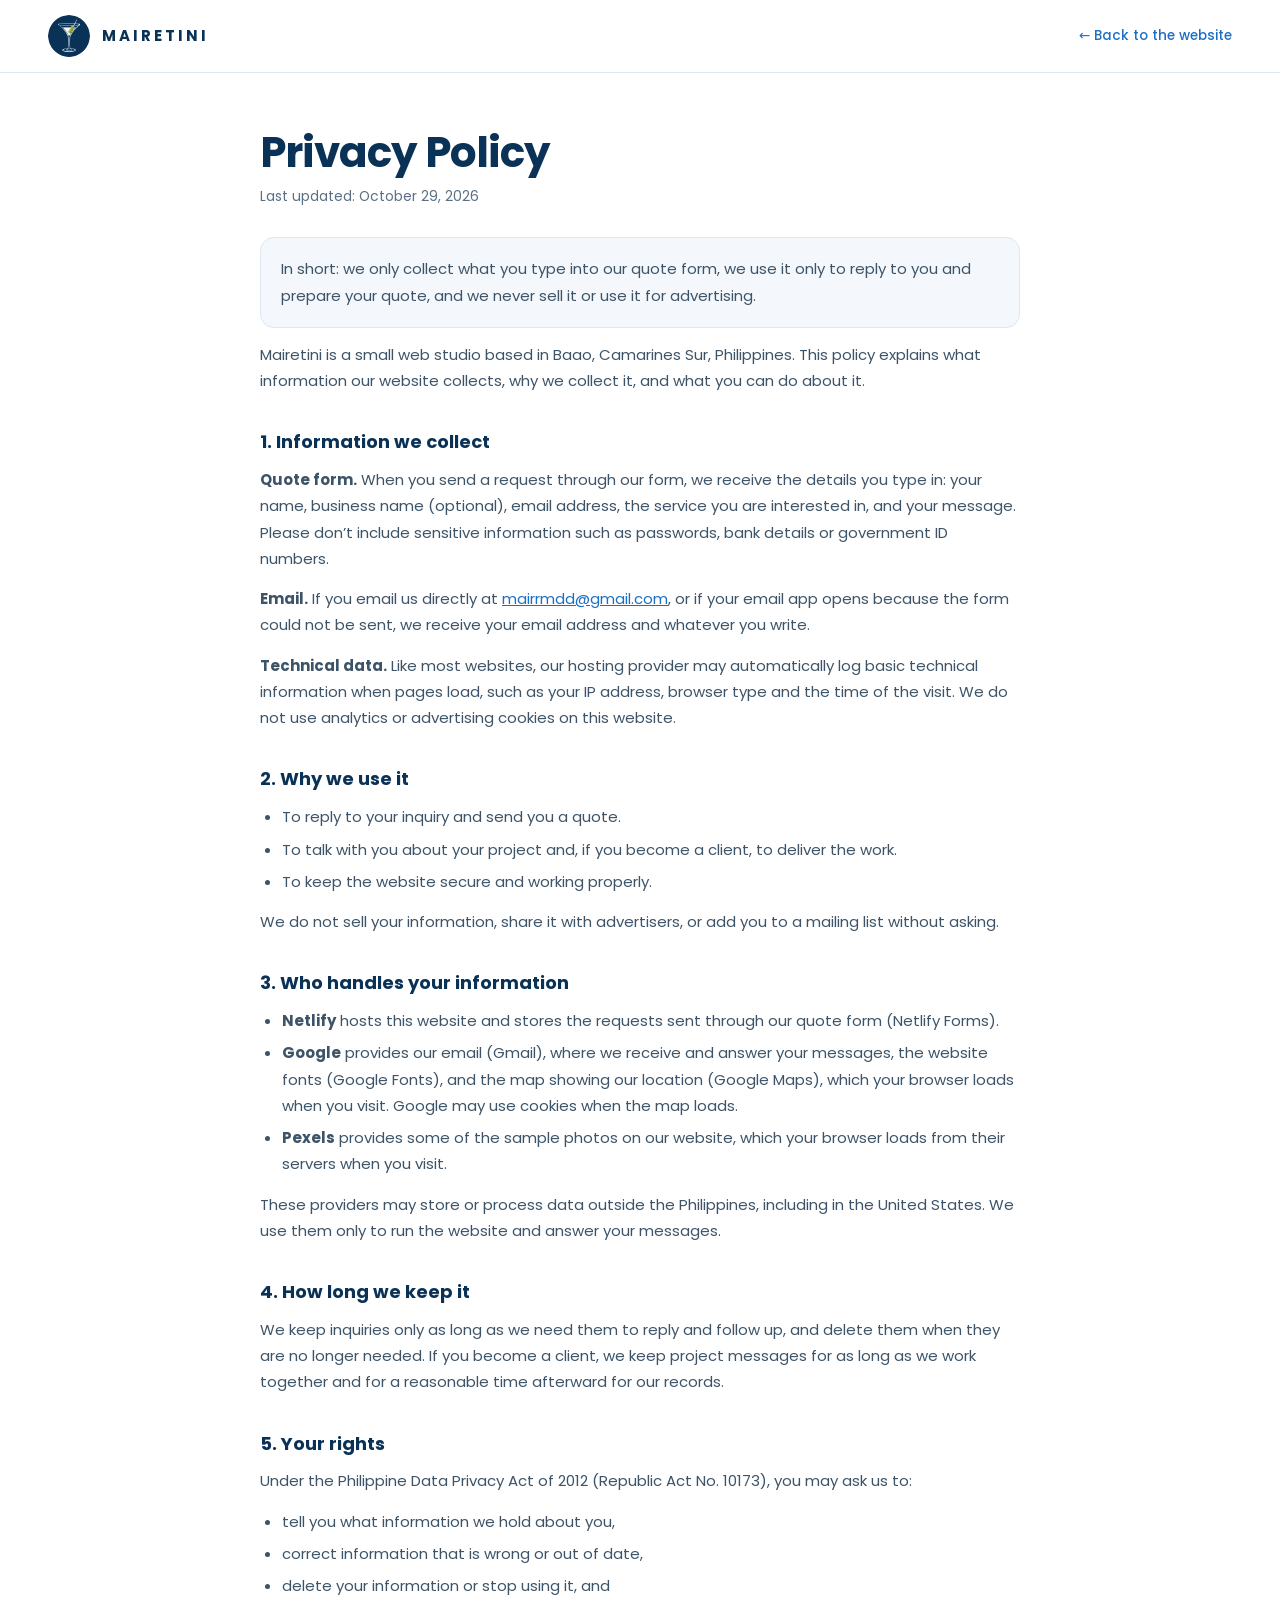
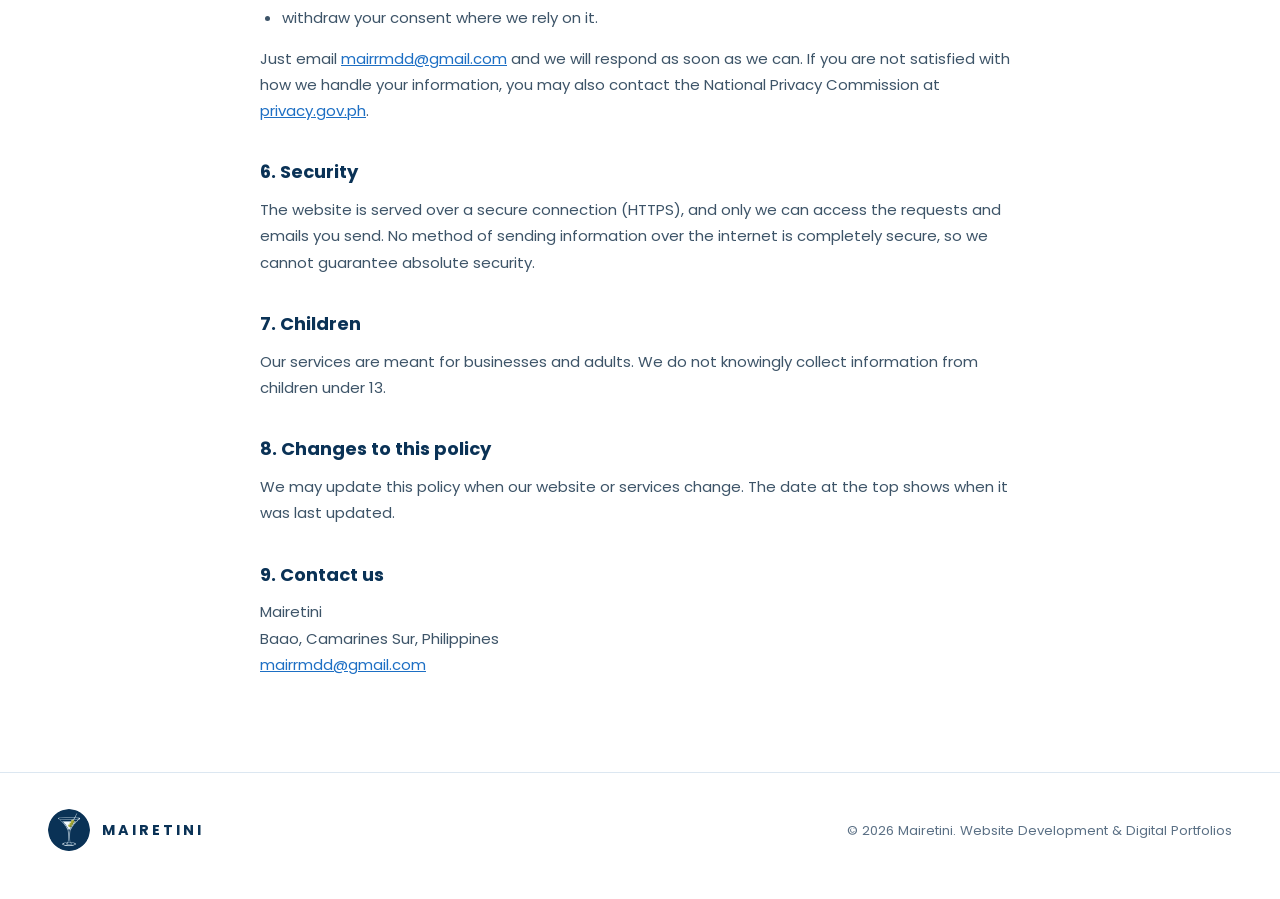
<file: privacy.html>
<!doctype html>
<html lang="en">
<head>
  <meta charset="utf-8">
  <meta name="viewport" content="width=device-width, initial-scale=1, viewport-fit=cover">
  <title>Privacy Policy | Mairetini</title>
  <meta name="description" content="How Mairetini collects, uses and protects the information you send through our quote form, and your privacy rights.">
  <meta name="theme-color" content="#0a3256">
  <link rel="canonical" href="https://mairetini.online/privacy.html">
  <link rel="icon" type="image/png" href="assets/logo.png">
  <link rel="preconnect" href="https://fonts.googleapis.com">
  <link rel="preconnect" href="https://fonts.gstatic.com" crossorigin>
  <link href="https://fonts.googleapis.com/css2?family=Poppins:wght@400;500;600;700&display=swap" rel="stylesheet">
  <link rel="stylesheet" href="styles.css">
  <style>
    .legal-top { border-bottom: 1px solid var(--line); background: #fff; }
    .legal-top .wrap { display: flex; align-items: center; justify-content: space-between; height: 72px; }
    .legal-top a.back { font-size: .9rem; font-weight: 500; color: var(--mid); }
    .legal { padding: 56px 0 80px; }
    .legal article { max-width: 760px; margin-inline: auto; }
    .legal h1 { font-size: clamp(2rem, 4vw, 2.8rem); line-height: 1.15; letter-spacing: -1px; margin: 0 0 8px; color: var(--navy); }
    .legal .updated { color: var(--muted); font-size: .92rem; margin-bottom: 28px; }
    .legal h2 { font-size: 1.2rem; color: var(--navy); margin: 34px 0 10px; }
    .legal p, .legal li { color: #3d5468; font-size: 1rem; line-height: 1.75; }
    .legal p { margin: 0 0 14px; }
    .legal ul { margin: 0 0 14px 22px; padding: 0; }
    .legal li { margin-bottom: 6px; }
    .legal a { color: var(--mid); text-decoration: underline; }
    .legal .box { padding: 18px 20px; border: 1px solid var(--line); border-radius: 14px; background: var(--soft); }
  </style>
</head>
<body>
  <header class="legal-top">
    <div class="wrap">
      <a class="brand" href="index.html" aria-label="Mairetini home"><img src="assets/logo.png" alt="" width="38" height="38"><span>MAIRETINI</span></a>
      <a class="back" href="index.html">&larr; Back to the website</a>
    </div>
  </header>

  <main class="legal">
    <div class="wrap">
      <article>
        <h1>Privacy Policy</h1>
        <p class="updated">Last updated: October 29, 2026</p>

        <p class="box">In short: we only collect what you type into our quote form, we use it only to reply to you and prepare your quote, and we never sell it or use it for advertising.</p>

        <p>Mairetini is a small web studio based in Baao, Camarines Sur, Philippines. This policy explains what information our website collects, why we collect it, and what you can do about it.</p>

        <h2>1. Information we collect</h2>
        <p><strong>Quote form.</strong> When you send a request through our form, we receive the details you type in: your name, business name (optional), email address, the service you are interested in, and your message. Please don&rsquo;t include sensitive information such as passwords, bank details or government ID numbers.</p>
        <p><strong>Email.</strong> If you email us directly at <a href="mailto:mairrmdd@gmail.com">mairrmdd@gmail.com</a>, or if your email app opens because the form could not be sent, we receive your email address and whatever you write.</p>
        <p><strong>Technical data.</strong> Like most websites, our hosting provider may automatically log basic technical information when pages load, such as your IP address, browser type and the time of the visit. We do not use analytics or advertising cookies on this website.</p>

        <h2>2. Why we use it</h2>
        <ul>
          <li>To reply to your inquiry and send you a quote.</li>
          <li>To talk with you about your project and, if you become a client, to deliver the work.</li>
          <li>To keep the website secure and working properly.</li>
        </ul>
        <p>We do not sell your information, share it with advertisers, or add you to a mailing list without asking.</p>

        <h2>3. Who handles your information</h2>
        <ul>
          <li><strong>Netlify</strong> hosts this website and stores the requests sent through our quote form (Netlify Forms).</li>
          <li><strong>Google</strong> provides our email (Gmail), where we receive and answer your messages, the website fonts (Google Fonts), and the map showing our location (Google Maps), which your browser loads when you visit. Google may use cookies when the map loads.</li>
          <li><strong>Pexels</strong> provides some of the sample photos on our website, which your browser loads from their servers when you visit.</li>
        </ul>
        <p>These providers may store or process data outside the Philippines, including in the United States. We use them only to run the website and answer your messages.</p>

        <h2>4. How long we keep it</h2>
        <p>We keep inquiries only as long as we need them to reply and follow up, and delete them when they are no longer needed. If you become a client, we keep project messages for as long as we work together and for a reasonable time afterward for our records.</p>

        <h2>5. Your rights</h2>
        <p>Under the Philippine Data Privacy Act of 2012 (Republic Act No. 10173), you may ask us to:</p>
        <ul>
          <li>tell you what information we hold about you,</li>
          <li>correct information that is wrong or out of date,</li>
          <li>delete your information or stop using it, and</li>
          <li>withdraw your consent where we rely on it.</li>
        </ul>
        <p>Just email <a href="mailto:mairrmdd@gmail.com">mairrmdd@gmail.com</a> and we will respond as soon as we can. If you are not satisfied with how we handle your information, you may also contact the National Privacy Commission at <a href="https://privacy.gov.ph" target="_blank" rel="noopener">privacy.gov.ph</a>.</p>

        <h2>6. Security</h2>
        <p>The website is served over a secure connection (HTTPS), and only we can access the requests and emails you send. No method of sending information over the internet is completely secure, so we cannot guarantee absolute security.</p>

        <h2>7. Children</h2>
        <p>Our services are meant for businesses and adults. We do not knowingly collect information from children under 13.</p>

        <h2>8. Changes to this policy</h2>
        <p>We may update this policy when our website or services change. The date at the top shows when it was last updated.</p>

        <h2>9. Contact us</h2>
        <p>Mairetini<br>Baao, Camarines Sur, Philippines<br><a href="mailto:mairrmdd@gmail.com">mairrmdd@gmail.com</a></p>
      </article>
    </div>
  </main>

  <footer>
    <div class="wrap foot">
      <a class="brand" href="index.html"><img src="assets/logo.png" alt="" width="38" height="38"><span>MAIRETINI</span></a>
      <span>&copy; 2026 Mairetini. Website Development &amp; Digital Portfolios</span>
    </div>
  </footer>
</body>
</html>
</file>
<file: styles.css>
/* Mairetini - website development & digital portfolios
   Theme from the Facebook cover: white, deep navy, bright blue, olive green. */
:root {
  --navy: #0a3256;
  --navy-2: #072640;
  --mid: #1d6fc4;
  --blue: #2f9bf7;
  --olive: #7d8a14;
  --olive-2: #a3ae2c;
  --ink: #0f2438;
  --muted: #5b7085;
  --line: #dce7f1;
  --soft: #f4f8fc;
  --white: #fff;
  --radius: 20px;
  --shadow: 0 18px 50px rgba(10, 50, 86, .12);
  --ease: cubic-bezier(.22, .8, .24, 1);
}
*, *::before, *::after { box-sizing: border-box; }
html { scroll-behavior: smooth; scroll-padding-top: 84px; }
body {
  margin: 0; font-family: "Poppins", "Segoe UI", system-ui, sans-serif; color: var(--ink);
  background: #fff; line-height: 1.6; -webkit-font-smoothing: antialiased; overflow-x: hidden;
}
img { max-width: 100%; display: block; }
a { color: inherit; text-decoration: none; }
button { font: inherit; cursor: pointer; }
h1, h2, h3, p { margin: 0; }
.wrap { width: min(1180px, 100% - 48px); margin-inline: auto; }
.sr { position: absolute; width: 1px; height: 1px; overflow: hidden; clip: rect(0 0 0 0); white-space: nowrap; }

/* ---------- reveal on scroll ---------- */
.js .reveal { opacity: 0; transform: translateY(28px); transition: opacity .8s var(--ease), transform .8s var(--ease); transition-delay: var(--d, 0s); }
.js .reveal.in { opacity: 1; transform: none; }

/* ---------- navigation ---------- */
.nav { position: fixed; inset: 0 0 auto 0; z-index: 50; transition: background .3s, box-shadow .3s, backdrop-filter .3s; }
.nav.stuck { background: rgba(255, 255, 255, .82); backdrop-filter: blur(14px); box-shadow: 0 1px 0 var(--line); }
.nav-in { display: flex; align-items: center; justify-content: space-between; height: 76px; }
.brand { display: flex; align-items: center; gap: 12px; font-weight: 700; letter-spacing: 3px; color: var(--navy); }
.brand img { width: 42px; height: 42px; border-radius: 50%; transition: transform .6s var(--ease); }
.brand:hover img { transform: rotate(-12deg) scale(1.06); }
.links { display: flex; align-items: center; gap: 30px; }
.links a:not(.btn) { position: relative; font-size: .92rem; font-weight: 500; color: var(--ink); padding: 6px 0; }
.links a:not(.btn)::after { content: ""; position: absolute; left: 0; bottom: 0; height: 2px; width: 100%; background: var(--blue); transform: scaleX(0); transform-origin: left; transition: transform .35s var(--ease); }
.links a:not(.btn):hover::after, .links a.active::after { transform: scaleX(1); }
.progress { position: absolute; left: 0; bottom: 0; height: 3px; width: 100%; background: linear-gradient(90deg, var(--blue), var(--olive-2)); transform: scaleX(0); transform-origin: left; }
.burger { display: none; width: 44px; height: 44px; border: 0; background: none; position: relative; }
.burger i { position: absolute; left: 10px; right: 10px; height: 2px; background: var(--navy); border-radius: 2px; transition: transform .35s var(--ease), top .35s var(--ease); }
.burger i:first-child { top: 17px; } .burger i:last-child { top: 25px; }
.burger[aria-expanded="true"] i:first-child { top: 21px; transform: rotate(45deg); }
.burger[aria-expanded="true"] i:last-child { top: 21px; transform: rotate(-45deg); }

/* ---------- buttons ---------- */
.btn {
  position: relative; display: inline-flex; align-items: center; justify-content: center; gap: 10px; overflow: hidden;
  padding: 14px 28px; border-radius: 14px; border: 1.5px solid transparent; font-weight: 600; font-size: .98rem; color: #fff;
  background: linear-gradient(135deg, var(--mid), var(--navy)); box-shadow: 0 10px 26px rgba(10, 50, 86, .28);
  transition: transform .3s var(--ease), box-shadow .3s var(--ease);
}
.btn::after { content: ""; position: absolute; inset: 0; background: linear-gradient(110deg, transparent 30%, rgba(255, 255, 255, .35) 50%, transparent 70%); transform: translateX(-120%); }
.btn:hover { transform: translateY(-3px); box-shadow: 0 16px 34px rgba(10, 50, 86, .34); }
.btn:hover::after { transform: translateX(120%); transition: transform .8s var(--ease); }
.btn:active { transform: translateY(0); }
.btn-sm { padding: 10px 20px; font-size: .88rem; border-radius: 12px; }
.btn-ghost { background: transparent; color: var(--navy); border-color: var(--navy); box-shadow: none; }
.btn-ghost:hover { background: var(--navy); color: #fff; }
.btn-light { background: #fff; color: var(--navy); box-shadow: 0 10px 26px rgba(0, 0, 0, .18); }
.btn-light::after { background: linear-gradient(110deg, transparent 30%, rgba(47, 155, 247, .25) 50%, transparent 70%); }

/* ---------- hero ---------- */
.hero { position: relative; padding: 150px 0 90px; overflow: hidden; background:
  radial-gradient(700px 420px at 90% 10%, rgba(47, 155, 247, .12), transparent 70%),
  radial-gradient(520px 360px at 0% 100%, rgba(125, 138, 20, .09), transparent 70%), #fff; }
.hero-grid { display: grid; grid-template-columns: 1.1fr .9fr; gap: 40px; align-items: center; }
.eyebrow { display: inline-flex; align-items: center; gap: 12px; font-size: .78rem; font-weight: 600; letter-spacing: 3px; text-transform: uppercase; color: var(--olive); }
.eyebrow::before { display: none; }
h1 { font-size: clamp(2.4rem, 4.8vw, 4.3rem); line-height: 1.06; letter-spacing: -1.5px; font-weight: 700; margin: 22px 0 24px; }
h1 .line { display: block; overflow: hidden; padding-bottom: .08em; }
h1 .line span { display: inline-block; transform: translateY(110%); animation: rise 1s var(--ease) forwards; }
h1 .line:nth-child(1) span { animation-delay: .15s; } h1 .line:nth-child(2) span { animation-delay: .3s; } h1 .line:nth-child(3) span { animation-delay: .45s; }
.g1 { background: linear-gradient(90deg, var(--navy), var(--blue)); -webkit-background-clip: text; background-clip: text; color: transparent; }
.g2 { color: var(--navy); }
.g3 { color: var(--olive); }
.lead { font-size: 1.14rem; color: var(--muted); max-width: 540px; }
.hero-cta { display: flex; flex-wrap: wrap; gap: 14px; margin-top: 34px; }
.hero-note { margin-top: 26px; display: flex; flex-wrap: wrap; gap: 22px; font-size: .88rem; color: var(--muted); }
.hero-note span { display: inline-flex; align-items: center; gap: 8px; }
.hero-note svg { width: 18px; height: 18px; color: var(--olive); }
.js .hero .fade { opacity: 0; animation: fadeUp .9s var(--ease) forwards; animation-delay: var(--d, .6s); }

.visual { position: relative; width: min(520px, 100%); aspect-ratio: 1; margin-inline: auto; }
.blob { position: absolute; inset: 6%; border-radius: 50%; background: radial-gradient(circle, rgba(47, 155, 247, .38), transparent 66%); filter: blur(28px); animation: breathe 7s ease-in-out infinite; }
.orbit { position: absolute; border-radius: 50%; border: 1.5px dashed #b9cfe3; animation: spin var(--t, 40s) linear infinite; }
.orbit.o1 { inset: 4%; --t: 46s; } .orbit.o2 { inset: -6%; --t: 62s; animation-direction: reverse; }
.orbit i { position: absolute; width: 16px; height: 16px; border-radius: 50%; top: -8px; left: calc(50% - 8px); background: var(--blue); box-shadow: 0 0 0 6px rgba(47, 155, 247, .18); }
.orbit.o2 i { background: var(--olive-2); box-shadow: 0 0 0 6px rgba(163, 174, 44, .2); top: auto; bottom: -8px; }
.tilt { position: absolute; inset: 14%; transition: transform .25s ease-out; }
.disc { width: 100%; height: 100%; border-radius: 50%; box-shadow: 0 34px 70px rgba(10, 50, 86, .38); animation: float 6.5s ease-in-out infinite; }
.card-float { position: absolute; display: flex; align-items: center; gap: 10px; padding: 10px 16px; background: #fff; border-radius: 14px; box-shadow: var(--shadow); font-size: .82rem; font-weight: 600; color: var(--navy); animation: float 5.5s ease-in-out infinite; animation-delay: var(--fd, 0s); }
.card-float b { width: 26px; height: 26px; border-radius: 8px; display: grid; place-items: center; color: #fff; font-size: .8rem; background: linear-gradient(135deg, var(--blue), var(--mid)); }
.card-float.olive b { background: linear-gradient(135deg, var(--olive-2), var(--olive)); }
.cf1 { top: 10%; left: -4%; --fd: .3s; } .cf2 { top: 46%; right: -8%; --fd: 1.2s; } .cf3 { bottom: 8%; left: 4%; --fd: 2s; }

/* ---------- marquee ---------- */
.marquee { border-block: 1px solid var(--line); background: var(--soft); overflow: hidden; padding: 18px 0; }
.track { display: flex; gap: 46px; width: max-content; animation: marquee 38s linear infinite; }
.marquee:hover .track { animation-play-state: paused; }
.track span { display: inline-flex; align-items: center; gap: 46px; font-weight: 600; color: var(--navy); white-space: nowrap; letter-spacing: .5px; }
.track span::after { content: ""; width: 8px; height: 8px; border-radius: 50%; background: var(--olive-2); }

/* ---------- sections ---------- */
section { padding: 110px 0; }
.head { max-width: 720px; margin-bottom: 56px; }
.head h2 { font-size: clamp(2rem, 4.2vw, 3.2rem); line-height: 1.12; letter-spacing: -1px; margin: 16px 0 16px; color: var(--navy); }
.head p { color: var(--muted); font-size: 1.06rem; }
.head.center { text-align: center; margin-inline: auto; }
.head.center .eyebrow::before { display: none; }

/* why */
.why-grid { display: grid; grid-template-columns: repeat(4, 1fr); gap: 22px; }
.why { position: relative; padding: 30px 26px 32px; border: 1px solid var(--line); border-radius: var(--radius); background: #fff; transition: transform .4s var(--ease), box-shadow .4s var(--ease), border-color .4s; }
.why:hover { transform: translateY(-8px); box-shadow: var(--shadow); border-color: transparent; }
.ico { width: 54px; height: 54px; border-radius: 16px; display: grid; place-items: center; color: #fff; background: linear-gradient(135deg, var(--blue), var(--navy)); margin-bottom: 22px; transition: transform .5s var(--ease); }
.why:hover .ico, .svc:hover .ico { transform: rotate(-8deg) scale(1.08); }
.ico svg { width: 26px; height: 26px; }
.why h3 { font-size: 1.12rem; margin-bottom: 8px; color: var(--navy); }
.why p { font-size: .94rem; color: var(--muted); }

/* services */
.services { background: var(--soft); }
.svc-grid { display: grid; grid-template-columns: repeat(3, 1fr); gap: 24px; }
.svc { position: relative; padding: 34px 30px; background: #fff; border-radius: var(--radius); overflow: hidden; border: 1px solid var(--line); transition: transform .4s var(--ease), box-shadow .4s var(--ease); }
.svc::before { content: ""; position: absolute; left: 0; top: 0; height: 4px; width: 100%; background: linear-gradient(90deg, var(--blue), var(--olive-2)); transform: scaleX(0); transform-origin: left; transition: transform .5s var(--ease); }
.svc:hover { transform: translateY(-8px); box-shadow: var(--shadow); }
.svc:hover::before { transform: scaleX(1); }
.svc .num { position: absolute; right: 24px; top: 18px; font-size: 3.2rem; font-weight: 700; color: #e8f0f8; line-height: 1; transition: color .4s; }
.svc:hover .num { color: #d3e6f8; }
.svc h3 { font-size: 1.2rem; margin: 6px 0 10px; color: var(--navy); }
.svc p { color: var(--muted); font-size: .95rem; }

/* packages */
.pk-grid { display: grid; grid-template-columns: repeat(3, 1fr); gap: 26px; align-items: stretch; }
.pk { position: relative; display: flex; flex-direction: column; padding: 38px 32px; border-radius: 26px; border: 1px solid var(--line); background: #fff; transition: transform .4s var(--ease), box-shadow .4s var(--ease); }
.pk:hover { transform: translateY(-10px); box-shadow: var(--shadow); }
.pk.pop { background: linear-gradient(165deg, var(--navy), var(--navy-2)); color: #fff; border-color: transparent; box-shadow: 0 30px 70px rgba(10, 50, 86, .35); transform: translateY(-14px); }
.pk.pop:hover { transform: translateY(-22px); }
.ribbon { position: absolute; top: 20px; right: 20px; padding: 5px 14px; border-radius: 999px; font-size: .7rem; font-weight: 700; letter-spacing: 1.5px; text-transform: uppercase; background: var(--olive-2); color: #1b2204; }
.pk h3 { font-size: 1.3rem; color: var(--navy); } .pk.pop h3 { color: #fff; }
.pk .for { font-size: .88rem; color: var(--muted); margin: 6px 0 22px; } .pk.pop .for { color: #a9c3dc; }
.price { font-size: 1.1rem; font-weight: 700; color: var(--mid); padding: 14px 0; border-block: 1px dashed var(--line); margin-bottom: 22px; }
.pk.pop .price { color: var(--olive-2); border-color: rgba(255, 255, 255, .2); }
.pk ul { list-style: none; margin: 0 0 28px; padding: 0; display: grid; gap: 11px; flex: 1; }
.pk li { display: flex; gap: 11px; font-size: .92rem; }
.pk li svg { flex: none; width: 19px; height: 19px; margin-top: 3px; color: var(--olive); } .pk.pop li svg { color: var(--olive-2); }
.pk .btn { width: 100%; }
.pk:not(.pop) .btn { background: transparent; color: var(--navy); border-color: var(--navy); box-shadow: none; }
.pk:not(.pop) .btn:hover { background: var(--navy); color: #fff; }
.pk.pop .btn { background: #fff; color: var(--navy); }
.note { text-align: center; margin-top: 34px; color: var(--muted); font-size: .9rem; }
.addons { display: flex; flex-wrap: wrap; justify-content: center; gap: 10px; margin-top: 18px; }
.addons span { padding: 8px 16px; border: 1px solid var(--line); border-radius: 999px; font-size: .84rem; font-weight: 500; color: var(--navy); background: #fff; transition: transform .3s var(--ease), border-color .3s, background .3s; }
.addons span:hover { transform: translateY(-3px); border-color: var(--blue); background: #f2f9ff; }

/* process */
.process { background: var(--soft); }
.steps { position: relative; display: grid; grid-template-columns: repeat(4, 1fr); gap: 26px; }
.steps::before, .steps::after { content: ""; position: absolute; left: 6%; top: 30px; height: 3px; border-radius: 3px; }
.steps::before { right: 6%; background: var(--line); }
.steps::after { width: calc(88% * var(--p, 0)); background: linear-gradient(90deg, var(--blue), var(--olive-2)); transition: width .15s linear; }
.step { position: relative; text-align: center; padding-top: 0; }
.dot { position: relative; z-index: 1; width: 62px; height: 62px; margin: 0 auto 22px; border-radius: 50%; display: grid; place-items: center; font-weight: 700; font-size: 1.1rem; background: #fff; color: var(--navy); border: 3px solid var(--line); transition: all .5s var(--ease); }
.step.on .dot { background: linear-gradient(135deg, var(--blue), var(--navy)); color: #fff; border-color: transparent; box-shadow: 0 10px 24px rgba(10, 50, 86, .3); transform: scale(1.08); }
.step h3 { font-size: 1.08rem; color: var(--navy); margin-bottom: 8px; }
.step p { font-size: .92rem; color: var(--muted); padding-inline: 8px; }

/* work */
.work-grid { display: grid; grid-template-columns: repeat(3, 1fr); gap: 28px; }
.shot { display: block; }
.browser { border-radius: 18px; overflow: hidden; border: 1px solid var(--line); background: #fff; box-shadow: 0 10px 30px rgba(10, 50, 86, .08); transition: transform .5s var(--ease), box-shadow .5s var(--ease); }
.shot:hover .browser { transform: translateY(-10px) rotate(-.6deg); box-shadow: var(--shadow); }
.view { height: 270px; overflow: hidden; position: relative; background: #fff; }
.page { padding: 16px; display: grid; gap: 12px; transition: transform 3.2s ease-in-out; }
.shot:hover .page { transform: translateY(-46%); }
.m-hero { height: 110px; border-radius: 12px; padding: 16px; color: #fff; display: flex; flex-direction: column; justify-content: flex-end; font-weight: 700; font-size: .95rem; }
.m-hero small { font-weight: 500; opacity: .85; font-size: .68rem; }
.m-row { display: grid; grid-template-columns: repeat(3, 1fr); gap: 8px; }
.m-tile { height: 62px; border-radius: 10px; background: var(--c2); opacity: .9; }
.m-line { height: 8px; border-radius: 6px; background: #e6eef6; } .m-line.s { width: 60%; }
.cafe { --c2: #f1e1d0; } .cafe .m-hero { background: linear-gradient(135deg, #5b3a29, #a9714b); }
.port { --c2: #d7e9fb; } .port .m-hero { background: linear-gradient(135deg, #0a3256, #2f9bf7); }
.salon { --c2: #f9dce8; } .salon .m-hero { background: linear-gradient(135deg, #7a2f55, #d9779f); }
.cap { display: flex; justify-content: space-between; align-items: center; margin-top: 16px; }
.cap b { color: var(--navy); } .cap span { font-size: .78rem; color: var(--muted); }
.tag { font-size: .7rem; padding: 4px 12px; border-radius: 999px; background: #eef6e0; color: var(--olive); font-weight: 600; letter-spacing: .5px; }
.work-note { text-align: center; margin-top: 30px; color: var(--muted); font-size: .9rem; }

/* faq */
.faq { max-width: 820px; margin-inline: auto; display: grid; gap: 14px; }
.qa { border: 1px solid var(--line); border-radius: 18px; background: #fff; overflow: hidden; transition: box-shadow .3s, border-color .3s; }
.qa.open { box-shadow: var(--shadow); border-color: transparent; }
.qa button { width: 100%; display: flex; justify-content: space-between; align-items: center; gap: 16px; padding: 22px 26px; border: 0; background: none; text-align: left; font-weight: 600; font-size: 1.02rem; color: var(--navy); }
.qa .pl { flex: none; width: 28px; height: 28px; border-radius: 50%; position: relative; background: var(--soft); transition: background .3s, transform .4s var(--ease); }
.qa .pl::before, .qa .pl::after { content: ""; position: absolute; left: 8px; right: 8px; top: 13px; height: 2px; background: var(--navy); border-radius: 2px; transition: transform .4s var(--ease), background .3s; }
.qa .pl::after { transform: rotate(90deg); }
.qa.open .pl { background: var(--navy); transform: rotate(180deg); }
.qa.open .pl::before, .qa.open .pl::after { background: #fff; } .qa.open .pl::after { transform: rotate(0); }
.ans { display: grid; grid-template-rows: 0fr; transition: grid-template-rows .45s var(--ease); }
.qa.open .ans { grid-template-rows: 1fr; }
.ans > div { overflow: hidden; } .ans p { padding: 0 26px 24px; color: var(--muted); }

/* contact */
.contact { padding: 40px 0 110px; }
.cta { position: relative; overflow: hidden; border-radius: 34px; padding: 70px 56px; color: #fff; background: linear-gradient(135deg, var(--navy) 0%, var(--navy-2) 100%); display: grid; grid-template-columns: 1fr 1fr; gap: 54px; align-items: center; }
.cta::before, .cta::after { content: ""; position: absolute; border-radius: 50%; filter: blur(60px); pointer-events: none; }
.cta::before { width: 420px; height: 420px; right: -120px; top: -140px; background: rgba(47, 155, 247, .45); animation: breathe 8s ease-in-out infinite; }
.cta::after { width: 320px; height: 320px; left: -100px; bottom: -140px; background: rgba(163, 174, 44, .28); animation: breathe 9s ease-in-out infinite reverse; }
.cta > * { position: relative; z-index: 1; }
.cta h2 { font-size: clamp(2rem, 4vw, 3.1rem); line-height: 1.12; letter-spacing: -1px; margin-bottom: 16px; }
.cta p { color: #b8cfe4; max-width: 440px; }
.chan { display: flex; flex-wrap: wrap; gap: 12px; margin-top: 28px; }
.chan a { padding: 11px 20px; border-radius: 12px; border: 1.5px solid rgba(255, 255, 255, .3); font-weight: 600; font-size: .9rem; transition: background .3s, color .3s, transform .3s var(--ease); }
.chan a:hover { background: #fff; color: var(--navy); transform: translateY(-3px); }
.form { background: #fff; color: var(--ink); border-radius: 24px; padding: 30px; display: grid; gap: 14px; box-shadow: 0 30px 60px rgba(0, 0, 0, .25); }
.field { display: grid; gap: 6px; } .field label { font-size: .8rem; font-weight: 600; color: var(--navy); }
.field textarea { min-height: 96px; resize: vertical; }
.two { display: grid; grid-template-columns: 1fr 1fr; gap: 14px; }
.form .btn { width: 100%; margin-top: 4px; }
.status { font-size: .84rem; color: var(--olive); min-height: 1.2em; text-align: center; font-weight: 500; }

footer { border-top: 1px solid var(--line); padding: 36px 0 48px; }
.foot { display: flex; flex-wrap: wrap; justify-content: space-between; align-items: center; gap: 18px; color: var(--muted); font-size: .88rem; }
.foot .brand { font-size: .95rem; }
.foot nav { display: flex; gap: 22px; flex-wrap: wrap; } .foot nav a:hover { color: var(--navy); }

.top { position: fixed; right: 22px; bottom: 22px; z-index: 40; width: 48px; height: 48px; border-radius: 50%; border: 0; color: #fff; background: linear-gradient(135deg, var(--mid), var(--navy)); box-shadow: 0 10px 26px rgba(10, 50, 86, .35); opacity: 0; pointer-events: none; transform: translateY(12px); transition: opacity .35s, transform .35s var(--ease); }
.top.show { opacity: 1; pointer-events: auto; transform: none; } .top:hover { transform: translateY(-4px); }
.top svg { width: 20px; height: 20px; margin: auto; }

/* ---------- keyframes ---------- */
@keyframes rise { to { transform: none; } }
@keyframes fadeUp { from { opacity: 0; transform: translateY(18px); } to { opacity: 1; transform: none; } }
@keyframes float { 0%, 100% { translate: 0 0; } 50% { translate: 0 -14px; } }
@keyframes spin { to { transform: rotate(360deg); } }
@keyframes breathe { 0%, 100% { transform: scale(1); opacity: .9; } 50% { transform: scale(1.12); opacity: 1; } }
@keyframes marquee { to { transform: translateX(-50%); } }
@keyframes pop { from { opacity: 0; transform: scale(.9) translateY(8px); } to { opacity: 1; transform: none; } }
@keyframes out { to { opacity: 0; transform: scale(.92); } }

/* ---------- responsive ---------- */
@media (max-width: 1020px) {
  .why-grid { grid-template-columns: repeat(2, 1fr); }
  .svc-grid, .work-grid { grid-template-columns: repeat(2, 1fr); }
  .pk-grid { grid-template-columns: 1fr; max-width: 520px; margin-inline: auto; }
  .pk.pop, .pk.pop:hover { transform: none; }
  .cta { grid-template-columns: 1fr; }
  .steps { grid-template-columns: repeat(2, 1fr); row-gap: 40px; } .steps::before, .steps::after { display: none; }
}
@media (max-width: 860px) {
  .hero { padding-top: 120px; }
  .hero-grid { grid-template-columns: 1fr; }
  .visual { max-width: 400px; margin-top: 20px; }
  .burger { display: block; }
  .links { position: fixed; inset: 76px 0 auto 0; flex-direction: column; gap: 6px; padding: 18px 24px 28px; background: rgba(255, 255, 255, .97); backdrop-filter: blur(14px); box-shadow: 0 20px 30px rgba(10, 50, 86, .1); clip-path: inset(0 0 100% 0); transition: clip-path .5s var(--ease); align-items: stretch; text-align: center; }
  .links.open { clip-path: inset(0 0 0 0); }
  .links a:not(.btn) { padding: 12px; font-size: 1.05rem; } .links .btn { margin-top: 8px; }
}
@media (max-width: 640px) {
  section { padding: 78px 0; }
  .why-grid, .svc-grid, .work-grid, .steps { grid-template-columns: 1fr; }
  .cta { padding: 44px 24px; border-radius: 26px; } .two { grid-template-columns: 1fr; }
  .cf2 { right: -2%; } .cf1 { left: 0; }
}
@media (prefers-reduced-motion: reduce) {
  *, *::before, *::after { animation: none !important; transition: none !important; scroll-behavior: auto !important; }
  .js .reveal, .js .hero .fade { opacity: 1; transform: none; }
  h1 .line span { transform: none; }
}

svg { fill: none; stroke: currentColor; stroke-width: 2; stroke-linecap: round; stroke-linejoin: round; }

.price small { display: block; margin-top: 4px; font-size: .8rem; font-weight: 500; color: var(--muted); }
.pk.pop .price small { color: #a9c3dc; }
.what { margin: -6px 0 12px; font-size: .82rem; font-weight: 600; letter-spacing: .5px; color: var(--navy); }
.opt-note { margin-top: 14px; font-size: .76rem; font-style: italic; line-height: 1.5; text-align: center; color: var(--muted); }

/* plain white backgrounds */
.hero { background: #fff; }
.services, .process, .marquee { background: #fff; }

/* form fields */
.field input, .field select, .field textarea { width: 100%; padding: 11px 14px; border: 1.5px solid var(--line); border-radius: 12px; font: inherit; font-size: .92rem; color: var(--ink); background: #fff; transition: border-color .25s, box-shadow .25s; }
.field input::placeholder, .field textarea::placeholder { color: #8a9bad; }
.field input:focus, .field select:focus, .field textarea:focus { outline: none; border-color: var(--blue); box-shadow: 0 0 0 4px rgba(47, 155, 247, .15); }
.field select { appearance: auto; }
/* business card: level-up note */
.pk.pop .price small { color: #a9c3dc; }
.pk.pop .what { color: #fff; }
.lvl { margin-top: 16px; font-size: .78rem; line-height: 1.5; color: var(--muted); }
.lvl b { display: block; margin-bottom: 4px; font-size: .8rem; color: var(--navy); }
.lvl ul { display: grid; gap: 2px; margin: 0 0 6px; padding: 0; list-style: none; flex: none; }
.lvl li { font-size: .78rem; }
.lvl li::before { content: "+ "; color: var(--olive); font-weight: 700; }
.lvl em { display: block; font-style: italic; opacity: .9; }
.pk.pop .lvl { color: #a9c3dc; } .pk.pop .lvl b { color: #fff; } .pk.pop .lvl li::before { color: var(--olive-2); }
/* business card: "pay only for what helps" highlight */
.payfor { margin: -8px 0 24px; padding: 14px 16px; border-radius: 14px; border-left: 4px solid var(--olive-2); background: rgba(163, 174, 44, .16); }
.payfor b { display: block; font-size: .9rem; line-height: 1.45; color: #fff; }
.payfor span { display: block; margin-top: 6px; font-size: .8rem; line-height: 1.5; color: #c9daea; }
.pk:not(.pop) .payfor b { color: var(--navy); } .pk:not(.pop) .payfor span { color: var(--muted); }
/* keep package lists compact when cards differ in height */
.pk ul { align-content: start; }

/* ===== responsive polish: phones, tablets, laptops, large screens ===== */
.nav { padding-top: env(safe-area-inset-top); }
.top { bottom: calc(22px + env(safe-area-inset-bottom)); right: calc(22px + env(safe-area-inset-right)); }
.foot nav a { display: inline-block; padding: 10px 2px; }
@media (max-width: 1100px) {
  .pk-grid { grid-template-columns: 1fr; max-width: 560px; margin-inline: auto; }
  .pk.pop, .pk.pop:hover { transform: none; }
}
@media (max-width: 640px) {
  .wrap { width: min(1180px, 100% - 32px); }
  .cta { padding: 36px 18px; gap: 30px; }
  .form { padding: 22px 18px; }
  .field input, .field select, .field textarea { font-size: 16px; } /* stops iPhones zooming in on tap */
  .pk { padding: 32px 24px; }
  h1 { letter-spacing: -1px; }
  .hero-cta .btn { flex: 1 1 100%; }
}
@media (max-width: 380px) {
  .brand span { letter-spacing: 2px; }
  .card-float { font-size: .72rem; padding: 8px 12px; }
  .head h2 { font-size: 1.8rem; }
}
@media (min-width: 1600px) {
  html { font-size: 17px; }
  .wrap { width: min(1320px, 100% - 96px); }
}
/* touch screens have no hover, so let the work previews scroll on their own */
@media (hover: none) {
  .shot .page { animation: peek 9s ease-in-out infinite alternate; }
}
@keyframes peek { 0%, 15% { transform: none; } 85%, 100% { transform: translateY(-46%); } }
/* menu: use the tap-to-open menu up to 1000px so links never crowd the logo */
@media (max-width: 1180px) { .links { gap: 22px; } }
@media (max-width: 1000px) {
  .burger { display: block; }
  .links { position: fixed; inset: 76px 0 auto 0; flex-direction: column; gap: 6px; padding: 18px 24px 28px; background: rgba(255, 255, 255, .97); backdrop-filter: blur(14px); box-shadow: 0 20px 30px rgba(10, 50, 86, .1); clip-path: inset(0 0 100% 0); transition: clip-path .5s var(--ease); align-items: stretch; text-align: center; }
  .links.open { clip-path: inset(0 0 0 0); }
  .links a:not(.btn) { padding: 12px; font-size: 1.05rem; }
  .links .btn { margin-top: 8px; }
}
/* hero: eight benefit tags around the logo */
.card-float { font-size: .8rem; white-space: nowrap; }
.cf1, .cf2, .cf3, .cf4, .cf5, .cf6, .cf7, .cf8 { top: auto; right: auto; bottom: auto; left: auto; }
.cf1 { top: 8%;  left: -2%;  --fd: .2s; }
.cf2 { top: -1%; left: 44%;  --fd: 1.1s; }
.cf3 { top: 17%; right: -9%; --fd: 2s; }
.cf4 { top: 46%; right: -13%; --fd: .6s; }
.cf5 { bottom: 17%; right: -8%; --fd: 1.6s; }
.cf6 { bottom: -1%; left: 28%; --fd: 2.4s; }
.cf7 { bottom: 17%; left: -4%; --fd: .9s; }
.cf8 { top: 46%; left: -6%; --fd: 1.9s; }
@media (max-width: 860px) {
  .cf3 { right: -2%; } .cf4 { right: -4%; } .cf5 { right: -2%; }
}
@media (max-width: 640px) {
  .card-float { font-size: .72rem; padding: 7px 11px; gap: 7px; }
  .card-float b { width: 22px; height: 22px; }
  .cf2, .cf3, .cf6, .cf8 { display: none; }
  .cf1 { top: 4%; left: 0; } .cf4 { top: 44%; right: 0; } .cf5 { bottom: 6%; right: 2%; } .cf7 { bottom: 20%; left: 0; }
}
/* ===== calmer look, animations kept ===== */
/* headline: solid colours instead of gradient text */
.g1 { background: none; -webkit-background-clip: border-box; background-clip: border-box; color: var(--navy); }
.g2 { color: var(--navy); } .g3 { color: var(--olive); }

/* benefit tags: quiet labels with a small dot (they still float) */
.card-float { gap: 8px; padding: 8px 13px; border: 1px solid var(--line); border-radius: 10px; box-shadow: 0 4px 14px rgba(10, 50, 86, .07); font-weight: 500; color: var(--ink); }
.card-float b, .card-float.olive b { width: 8px; height: 8px; border-radius: 50%; background: var(--blue); }
.card-float.olive b { background: var(--olive-2); }
.card-float b svg { display: none; }

/* buttons: solid navy (hover lift and shine kept) */
.btn { background: var(--navy); border-radius: 10px; }
.btn:hover { background: #0d4170; }
.btn.btn-ghost { background: transparent; color: var(--navy); border-color: #b7cbe0; box-shadow: none; }
.btn.btn-ghost:hover { background: #f1f6fb; color: var(--navy); border-color: var(--navy); }
.pk.pop .btn:hover { background: #eaf2fa; color: var(--navy); }

/* simple light icon tiles */
.ico { width: 46px; height: 46px; border-radius: 12px; background: #eef4fa; color: var(--navy); }

/* FAQ and back-to-top */
.qa.open { box-shadow: none; border-color: #c9dbeb; }
.top { background: var(--navy); }
/* sample-layout previews: browser address bar */
.browser .bar { display: flex; align-items: center; gap: 6px; padding: 11px 14px; background: var(--soft); border-bottom: 1px solid var(--line); font-size: .74rem; font-weight: 600; color: var(--muted); }
.browser .bar i { width: 9px; height: 9px; border-radius: 50%; background: #cfdbe8; }
.browser .bar em { margin-left: 8px; font-style: normal; }
/* wider layout on laptops and monitors, less empty space around content */
@media (min-width: 641px) { section { padding: 92px 0; } }
@media (min-width: 1280px) {
  .wrap { width: min(1320px, 100% - 96px); }
  .head { max-width: 820px; }
}
@media (min-width: 1800px) {
  .wrap { width: min(1440px, 100% - 160px); }
}
/* compact sizing for laptops and scaled monitors, so more of each section fits on screen */
@media (min-width: 1001px) and (max-width: 1599px) {
  html { font-size: 15px; }
  .hero { padding: 116px 0 64px; }
  h1 { font-size: clamp(2.4rem, 4.3vw, 3.7rem); margin: 16px 0 18px; }
  .lead { font-size: 1.06rem; }
  .hero-cta { margin-top: 26px; }
  .visual { width: min(450px, 100%); }
  .head { margin-bottom: 38px; }
  .head h2 { font-size: clamp(1.9rem, 3.2vw, 2.6rem); margin: 8px 0 12px; }
  .why { padding: 24px 22px 26px; }
  .svc { padding: 28px 26px; }
  .pk { padding: 30px 26px; }
  .pk .for { margin-bottom: 16px; }
  .price { padding: 10px 0; margin-bottom: 16px; }
  .pk ul { gap: 8px; margin-bottom: 22px; }
  .cta { padding: 54px 46px; }
}
@media (min-width: 1001px) and (max-height: 820px) {
  section { padding: 70px 0; }
  .hero { padding-top: 104px; }
}
/* package cards: no stretched gap under the list; content stacks naturally */
.pk ul { flex: none; }
/* about section */
.about-grid { display: grid; grid-template-columns: 1.1fr .9fr; gap: 56px; align-items: center; }
.about-copy h2 { font-size: clamp(2rem, 4vw, 3rem); line-height: 1.12; letter-spacing: -1px; margin-bottom: 18px; color: var(--navy); }
.about-copy p { color: var(--muted); margin-bottom: 14px; font-size: 1.04rem; }
.about-copy .btn { margin-top: 10px; }
.about-card { padding: 34px 32px; border-radius: 24px; background: var(--soft); border: 1px solid var(--line); }
.about-card h3 { font-size: 1.2rem; color: var(--navy); margin-bottom: 18px; }
.about-card ul { list-style: none; margin: 0 0 20px; padding: 0; display: grid; gap: 14px; }
.about-card li { display: flex; gap: 12px; color: var(--ink); font-size: .96rem; }
.about-card li svg { flex: none; width: 20px; height: 20px; margin-top: 3px; color: var(--olive); }
.about-card li b { color: var(--navy); }
.about-loc { padding-top: 16px; border-top: 1px dashed var(--line); font-size: .86rem; color: var(--muted); }
@media (max-width: 1000px) { .about-grid { grid-template-columns: 1fr; gap: 32px; } }
/* one screen per section on laptops and desktops: clicking a menu link shows that section filling the screen */
@media (min-width: 1001px) and (min-height: 600px) {
  html { scroll-padding-top: 76px; scroll-snap-type: y proximity; }
  main > section { min-height: calc(100vh - 76px); display: flex; flex-direction: column; justify-content: center; padding: 36px 0; scroll-snap-align: start; }
  main > section.hero { min-height: 100vh; padding: 92px 0 36px; }
  main > section.contact { padding: 36px 0; }
}
/* tighter sections so each fits one laptop screen */
@media (min-width: 1001px) and (min-height: 600px) and (max-height: 900px) {
  .head { margin-bottom: 26px; }
  .head h2 { margin: 0 0 8px; }
  .head p { font-size: .98rem; }
  /* services */
  .svc { padding: 20px 22px; }
  .svc .ico { width: 40px; height: 40px; margin-bottom: 12px; }
  .svc h3 { font-size: 1.05rem; margin: 0 0 6px; }
  .svc p { font-size: .88rem; }
  .svc-grid { gap: 16px; }
  /* packages: two-column lists, compact notes */
  #packages .head p { display: none; }
  .pk { padding: 22px 24px; border-radius: 20px; }
  .pk h3 { font-size: 1.12rem; }
  .pk .for { margin: 2px 0 10px; font-size: .84rem; }
  .price { padding: 8px 0; margin-bottom: 10px; font-size: 1rem; }
  .price small { margin-top: 2px; }
  .what { margin: 0 0 6px; }
  .pk ul { grid-template-columns: 1fr 1fr; column-gap: 14px; gap: 4px 14px; margin-bottom: 12px; }
  .pk li { font-size: .8rem; gap: 7px; line-height: 1.35; }
  .pk li svg { width: 15px; height: 15px; margin-top: 1px; }
  .payfor { margin: 0 0 12px; padding: 9px 12px; }
  .payfor b { font-size: .8rem; }
  .pk .btn { padding: 10px 18px; font-size: .9rem; }
  .lvl { margin-top: 10px; font-size: .74rem; }
  .lvl ul { display: block; margin: 0 0 2px; }
  .lvl li { display: inline; } .lvl li + li::after { content: ""; }
  .lvl li + li { margin-left: 10px; }
  .opt-note { margin-top: 8px; font-size: .72rem; }
  .pk.pop { transform: none; }
  .ribbon { top: 16px; right: 16px; padding: 4px 11px; font-size: .64rem; }
  .note { margin-top: 14px; font-size: .82rem; }
  .addons { margin-top: 8px; gap: 6px; }
  .addons span { padding: 4px 11px; font-size: .74rem; }
  /* FAQ */
  .faq { gap: 10px; }
  .qa button { padding: 15px 22px; font-size: .96rem; }
  /* contact */
  .cta { padding: 34px 40px; gap: 36px; }
  .form { padding: 22px; gap: 10px; }
  .field input, .field select, .field textarea { padding: 9px 12px; }
  .field textarea { min-height: 66px; }
}
/* packages on short laptop screens: price on one line, add-on tags hidden */
@media (min-width: 1001px) and (min-height: 600px) and (max-height: 900px) {
  main > section#packages { padding: 22px 0; }
  #packages .note, #packages .addons { display: none; }
  .price { display: flex; flex-wrap: wrap; align-items: baseline; gap: 4px 10px; }
  .price small { display: inline; margin-top: 0; }
}
/* packages on taller desktop screens: same compact layout so it fits one screen */
@media (min-width: 1001px) and (min-height: 901px) {
  #packages .head { margin-bottom: 30px; }
  #packages .head p { display: none; }
  #packages .note, #packages .addons { display: none; }
  .pk { padding: 28px 30px; }
  .pk .for { margin: 4px 0 12px; }
  .price { display: flex; flex-wrap: wrap; align-items: baseline; gap: 4px 10px; padding: 10px 0; margin-bottom: 12px; }
  .price small { display: inline; margin-top: 0; }
  .what { margin: 0 0 8px; }
  .pk ul { grid-template-columns: 1fr 1fr; gap: 6px 16px; margin-bottom: 16px; }
  .pk li { font-size: .86rem; line-height: 1.4; }
  .pk li svg { width: 16px; height: 16px; }
  .payfor { margin: 0 0 14px; padding: 11px 14px; }
  .payfor b { font-size: .86rem; }
  .lvl ul { display: block; margin: 0 0 2px; }
  .lvl li { display: inline; } .lvl li + li { margin-left: 10px; }
  .pk.pop { transform: none; }
}
/* privacy notice under the quote form */
.form-note { margin: 0; font-size: .76rem; line-height: 1.5; text-align: center; color: var(--muted); }
.form-note a { color: var(--mid); text-decoration: underline; }

/* center the privacy notice inside the white form (not the dark box text style) */
.cta .form .form-note { max-width: none; margin: 0 auto; text-align: center; color: var(--muted); }

/* package cards: multi-section website sub-list */
.pk li.full { grid-column: 1 / -1; }
.pk li .sub { display: flex; flex-wrap: wrap; gap: 4px 6px; margin-top: 5px; }
.pk li .sub span { padding: 2px 9px; border-radius: 999px; font-size: .76rem; font-weight: 500; background: #eef4fa; color: var(--navy); }
.pk.pop li .sub span { background: rgba(255, 255, 255, .12); color: #e8f2fc; }
/* multi-section fit: a little less padding on short laptop screens */
@media (min-width: 1001px) and (min-height: 600px) and (max-height: 900px) {
  main > section#packages { padding: 14px 0; }
  .pk li .sub { margin-top: 3px; } .pk li .sub span { padding: 1px 8px; font-size: .72rem; }
}

/* packages heading gap on short laptop screens */
@media (min-width: 1001px) and (min-height: 600px) and (max-height: 900px) {
  #packages .head { margin-bottom: 14px; }
}

/* bring the add-on tags back under the packages, as one compact row */
@media (min-width: 1001px) and (min-height: 600px) {
  #packages .note, #packages .addons { display: flex; }
  #packages .note { justify-content: center; margin: 14px 0 0; font-size: .8rem; }
  #packages .addons { margin-top: 6px; gap: 6px; flex-wrap: wrap; justify-content: center; }
  #packages .addons span { padding: 3px 10px; font-size: .72rem; }
}
@media (min-width: 1001px) and (min-height: 600px) and (max-height: 900px) {
  #packages .note { margin-top: 8px; font-size: .74rem; }
  #packages .addons { margin-top: 4px; gap: 5px; }
  #packages .addons span { padding: 2px 9px; font-size: .68rem; }
  .pk { padding: 16px 22px; }
  .payfor { padding: 7px 11px; margin-bottom: 9px; }
  .lvl { margin-top: 7px; }
  .pk .btn { padding: 8px 16px; }
}
/* add-ons label inline with the tags on short laptop screens */
@media (min-width: 1001px) and (min-height: 600px) and (max-height: 900px) {
  #packages .note { display: none; }
  #packages .addons { margin-top: 10px; align-items: center; }
  #packages .addons::before { content: "Add later when your business needs it (extra cost):"; font-size: .72rem; font-weight: 600; color: var(--navy); margin-right: 2px; }
}

/* packages padding on tall screens */
@media (min-width: 1001px) and (min-height: 901px) { main > section#packages { padding: 26px 0; } }

/* provider-fee note under the add-on tags */
.fees { margin-top: 8px; text-align: center; font-size: .78rem; font-style: italic; color: var(--muted); }
@media (min-width: 1001px) and (min-height: 600px) and (max-height: 900px) { .fees { margin-top: 5px; font-size: .7rem; } }

/* restaurant sample preview */
.resto { --c2: #fbe3d6; } .resto .m-hero { background: linear-gradient(135deg, #8a2e1f, #d9733f); }

/* ===== sample layouts: realistic mini websites (designed at 1000px, scaled to fit) ===== */
.view { position: relative; height: 300px; overflow: hidden; background: #fff; }
.mini { position: absolute; top: 0; left: 0; width: 1000px; transform-origin: 0 0; transform: scale(var(--s, .4)); transition: transform 4.5s ease-in-out; font-family: "Poppins", "Segoe UI", sans-serif; color: #1f2a37; background: #fff; pointer-events: none; }
.shot:hover .mini { transform: translateY(var(--scroll, 0px)) scale(var(--s, .4)); }
.t-cafe  { --accent: #8a5a3b; --ink: #2b1d14; --tile: #f1e1d0; --soft: #faf5f0; }
.t-port  { --accent: #1d6fc4; --ink: #0a3256; --tile: #dbeafb; --soft: #f4f8fc; }
.t-resto { --accent: #b3402f; --ink: #2a1410; --tile: #fbe3d6; --soft: #fdf6f2; }
.mini .mnav { display: flex; align-items: center; justify-content: space-between; padding: 22px 48px; border-bottom: 1px solid #f0f0f0; }
.mini .mnav.dark { position: absolute; left: 0; right: 0; top: 0; z-index: 2; border: 0; color: #fff; }
.mini .mlogo { display: flex; align-items: center; gap: 10px; font-size: 20px; font-weight: 700; color: var(--ink); }
.mini .mnav.dark .mlogo, .mini .mnav.dark .mlinks { color: #fff; }
.mini .mlogo i { width: 34px; height: 34px; border-radius: 50%; background: var(--accent); }
.mini .mlinks { display: flex; gap: 30px; font-size: 15px; color: #4b5563; }
.mini .mbtn { display: inline-block; padding: 12px 22px; border-radius: 999px; background: var(--accent); color: #fff; font-size: 15px; font-weight: 600; }
.mini .mbtn.ghost { background: transparent; color: var(--ink); box-shadow: inset 0 0 0 2px #e5e7eb; }
.mini .mbtns { display: flex; gap: 12px; }
.mini .mhero { display: grid; grid-template-columns: 1.05fr .95fr; gap: 44px; align-items: center; padding: 44px 48px 56px; }
.mini .mkick { display: inline-block; margin-bottom: 14px; padding: 6px 14px; border-radius: 999px; background: var(--soft); color: var(--accent); font-size: 13px; font-weight: 600; }
.mini .mhero h4 { margin: 0 0 16px; font-size: 52px; line-height: 1.05; letter-spacing: -1.5px; color: var(--ink); }
.mini .mhero p { margin: 0 0 26px; font-size: 17px; line-height: 1.6; color: #6b7280; }
.mini .mphoto { height: 340px; border-radius: 26px; position: relative; overflow: hidden; }
.mini .ph-cafe { background: radial-gradient(circle at 52% 52%, #f6e7d4 0 64px, #c58b5c 65px 86px, transparent 87px), radial-gradient(circle at 54% 56%, rgba(0,0,0,.22) 0 118px, transparent 120px), radial-gradient(circle at 54% 54%, #fff 0 118px, transparent 119px), radial-gradient(circle at 18% 22%, rgba(255,255,255,.18) 0 40px, transparent 41px), linear-gradient(135deg, #5c3a24, #a9714b); }
.mini .ph-port { background: linear-gradient(150deg, #cfe6fb, #7fb8ee); }
.mini .person { position: absolute; left: 50%; bottom: 0; width: 220px; height: 280px; transform: translateX(-50%); background: radial-gradient(circle at 50% 28%, #f2c9a5 0 58px, transparent 59px), radial-gradient(ellipse at 50% 100%, #0a3256 0 110px, transparent 111px); }
.mini .ph-resto { background: linear-gradient(90deg, rgba(25,10,6,.88) 0%, rgba(25,10,6,.55) 55%, rgba(25,10,6,.15) 100%), radial-gradient(circle at 78% 55%, #e7a34a 0 46px, #6d8f3a 47px 62px, #fff 63px 132px, #e9e3dc 133px 142px, transparent 143px), linear-gradient(135deg, #3b1a12, #8a3a22); }
.mini .mhero.full { display: block; min-height: 470px; padding: 150px 48px 70px; }
.mini .mhero.full > div { max-width: 520px; }
.mini .mhero.full h4, .mini .mhero.full p { color: #fff; }
.mini .mhero.full p { color: rgba(255,255,255,.82); }
.mini .mhero.full .mkick { background: rgba(255,255,255,.14); color: #fff; }
.mini .mhero.full .mbtn.ghost { color: #fff; box-shadow: inset 0 0 0 2px rgba(255,255,255,.6); }
.mini .msec { padding: 48px; }
.mini .msec.soft { background: var(--soft); }
.mini .msec h5 { margin: 0 0 22px; font-size: 30px; letter-spacing: -.5px; color: var(--ink); }
.mini .mgrid4 { display: grid; grid-template-columns: repeat(4, 1fr); gap: 18px; }
.mini .mgrid3 { display: grid; grid-template-columns: repeat(3, 1fr); gap: 18px; }
.mini .mitem { padding: 14px; border: 1px solid #eee; border-radius: 18px; }
.mini .mitem .ph { height: 120px; margin-bottom: 12px; border-radius: 12px; background: var(--tile); }
.mini .mitem b, .mini .mproj b { display: block; font-size: 16px; color: var(--ink); }
.mini .mitem small, .mini .mproj small { display: block; margin: 4px 0 8px; font-size: 13px; color: #6b7280; }
.mini .mitem em { font-style: normal; font-size: 16px; font-weight: 700; color: var(--accent); }
.mini .mrev { padding: 22px; border-radius: 18px; background: #fff; border: 1px solid #eee; }
.mini .mrev span { color: #e0a43b; font-size: 18px; letter-spacing: 2px; }
.mini .mrev p { margin: 10px 0 14px; font-size: 15px; color: #4b5563; font-style: italic; }
.mini .mrev b { font-size: 14px; color: var(--ink); }
.mini .mvisit { display: grid; grid-template-columns: 1fr 1.2fr; gap: 40px; align-items: center; }
.mini .mvisit ul { list-style: none; margin: 0 0 22px; padding: 0; display: grid; gap: 10px; font-size: 16px; color: #4b5563; }
.mini .mvisit li b { display: inline-block; min-width: 110px; color: var(--ink); }
.mini .mmap { position: relative; height: 230px; border-radius: 20px; background: linear-gradient(#e5e7eb 1px, transparent 1px) 0 0 / 46px 46px, linear-gradient(90deg, #e5e7eb 1px, transparent 1px) 0 0 / 46px 46px, linear-gradient(35deg, transparent 48%, #d1d5db 48% 52%, transparent 52%), #f3f4f6; }
.mini .mmap i { position: absolute; left: 55%; top: 42%; width: 26px; height: 26px; border-radius: 50% 50% 50% 0; transform: rotate(-45deg); background: var(--accent); box-shadow: 0 6px 14px rgba(0,0,0,.2); }
.mini .mfoot { display: flex; justify-content: space-between; padding: 26px 48px; background: var(--ink); color: rgba(255,255,255,.8); font-size: 14px; }
.mini .mchips { display: flex; flex-wrap: wrap; gap: 10px; }
.mini .mchips span { padding: 10px 18px; border-radius: 999px; background: var(--soft); border: 1px solid var(--tile); color: var(--ink); font-size: 15px; font-weight: 500; }
.mini .mproj { padding: 14px; border-radius: 18px; background: #fff; border: 1px solid #eee; }
.mini .mproj .ph { height: 150px; margin-bottom: 12px; border-radius: 12px; }
.mini .mproj .p1 { background: linear-gradient(135deg, #dbeafb, #8fc3f2); }
.mini .mproj .p2 { background: linear-gradient(135deg, #eef3d4, #c4cf63); }
.mini .mproj .p3 { background: linear-gradient(135deg, #e3e9f3, #9fb2cf); }
.mini .mtime { display: grid; gap: 14px; padding-left: 22px; border-left: 3px solid var(--tile); }
.mini .mtime b { display: block; font-size: 18px; color: var(--ink); }
.mini .mtime small { font-size: 14px; color: #6b7280; }
.mini .mtabs { display: flex; gap: 10px; margin-bottom: 22px; }
.mini .mtabs span { padding: 9px 18px; border-radius: 999px; background: var(--soft); color: var(--ink); font-size: 14px; font-weight: 600; }
.mini .mtabs span.on { background: var(--accent); color: #fff; }
.mini .mlist { display: grid; grid-template-columns: 1fr 1fr; gap: 16px 48px; }
.mini .mlist div { display: flex; align-items: baseline; gap: 10px; font-size: 17px; }
.mini .mlist b { color: var(--ink); white-space: nowrap; }
.mini .mlist i { flex: 1; border-bottom: 2px dotted #d6c7bd; }
.mini .mlist em { font-style: normal; font-weight: 700; color: var(--accent); }
.mini .mres { display: grid; grid-template-columns: 1fr 1.2fr; gap: 40px; align-items: center; }
.mini .mres p { font-size: 16px; color: #6b7280; }
.mini .mform { display: grid; grid-template-columns: 1fr 1fr; gap: 12px; }
.mini .mform span { padding: 14px 16px; border-radius: 12px; background: #fff; border: 1px solid #eadbd2; color: #9ca3af; font-size: 15px; }
.mini .mform .mbtn { grid-column: 1 / -1; text-align: center; color: #fff; border: 0; }
@media (hover: none) { .shot .mini { animation: peek2 10s ease-in-out infinite alternate; } }
@keyframes peek2 { 0%, 12% { transform: scale(var(--s, .4)); } 88%, 100% { transform: translateY(var(--scroll, 0px)) scale(var(--s, .4)); } }
/* sample layouts: real photos */
.mini img { display: block; }
.mini .mphoto img.cover { width: 100%; height: 100%; object-fit: cover; }
.mini .mitem img.ph { width: 100%; height: 120px; object-fit: cover; margin-bottom: 12px; border-radius: 12px; background: var(--tile); }
.mini .mproj img.ph { width: 100%; height: 150px; object-fit: cover; margin-bottom: 12px; border-radius: 12px; background: var(--tile); }
.mini .mbanner { width: 100%; height: 210px; object-fit: cover; margin-bottom: 22px; border-radius: 18px; background: var(--tile); }
.mini .ph-resto { background: linear-gradient(90deg, rgba(25,10,6,.9) 0%, rgba(25,10,6,.62) 50%, rgba(25,10,6,.25) 100%), url("https://images.pexels.com/photos/6646360/pexels-photo-6646360.jpeg?auto=compress&cs=tinysrgb&w=1000") center / cover no-repeat, #5a2416; }
/* hero: four benefit tags */
.cf1 { top: 12%; left: -4%; right: auto; bottom: auto; }
.cf2 { top: 12%; right: -6%; left: auto; bottom: auto; }
.cf3 { bottom: 14%; left: -4%; top: auto; right: auto; }
.cf4 { bottom: 14%; right: -4%; top: auto; left: auto; }
.cf5, .cf6, .cf7, .cf8 { display: none; }
@media (max-width: 640px) {
  .cf1, .cf2, .cf3, .cf4 { display: flex; }
  .cf1 { top: 4%; left: 0; } .cf2 { top: 4%; right: 0; } .cf3 { bottom: 4%; left: 0; } .cf4 { bottom: 4%; right: 0; }
}
/* hero: five tags (More inquiries at the bottom centre) */
.cf5 { display: flex; bottom: -2%; left: 32%; top: auto; right: auto; }
.cf6, .cf7, .cf8 { display: none; }
@media (max-width: 640px) { .cf5 { display: flex; bottom: -3%; left: 28%; } }
/* phone tag spacing */
@media (max-width: 640px) { .cf3 { bottom: 17%; } .cf4 { bottom: 17%; } .cf5 { bottom: -2%; left: 50%; transform: translateX(-50%); } }

/* two package cards, centred */
@media (min-width: 1101px) { .pk-grid { grid-template-columns: repeat(2, minmax(0, 480px)); justify-content: center; } }

/* hero: seven tags */
.cf1 { top: 6%;  left: -2%;  bottom: auto; right: auto; }
.cf2 { top: 6%;  right: -6%; left: auto; bottom: auto; }
.cf6 { display: flex; top: 42%; left: -10%; bottom: auto; right: auto; }
.cf4 { top: 42%; right: -12%; left: auto; bottom: auto; }
.cf3 { bottom: 15%; left: -4%; top: auto; right: auto; }
.cf7 { display: flex; bottom: 15%; right: -6%; top: auto; left: auto; }
.cf5 { bottom: -2%; left: 50%; top: auto; right: auto; transform: translateX(-50%); }
.cf8 { display: none; }
@media (max-width: 860px) { .cf6 { left: -3%; } .cf4 { right: -4%; } }
@media (max-width: 640px) {
  .cf1 { top: 2%; left: 0; } .cf2 { top: 2%; right: 0; }
  .cf6 { top: 30%; left: 0; } .cf4 { top: 30%; right: 0; }
  .cf3 { bottom: 22%; left: 0; } .cf7 { bottom: 22%; right: 0; }
  .cf5 { bottom: 1%; }
}
/* why section: emphasized point */
.callout { margin-top: 18px; padding: 16px 20px; border-left: 5px solid var(--olive-2); border-radius: 12px; background: #f4f7e4; color: #2f3a12; font-size: 1.02rem; line-height: 1.6; }
.callout b { display: block; margin-bottom: 4px; font-size: 1.12rem; color: var(--navy); }
.callout strong { color: var(--olive); }
/* ===== packages: clean, organized layout ===== */
.plans-sub { color: var(--muted); font-size: 1rem; }
.plans { display: grid; grid-template-columns: repeat(2, minmax(0, 520px)); justify-content: center; gap: 24px; }
.plan { display: flex; flex-direction: column; gap: 18px; padding: 28px 30px; background: #fff; border: 1px solid var(--line); border-radius: 20px; transition: border-color .3s, box-shadow .3s, transform .3s var(--ease); }
.plan:hover { transform: translateY(-4px); box-shadow: 0 14px 34px rgba(10, 50, 86, .09); }
.plan-main { border: 2px solid var(--navy); }
.plan-top h3 { font-size: 1.3rem; color: var(--navy); margin-bottom: 4px; }
.plan-for { font-size: .88rem; color: var(--muted); }
.plan-price { display: flex; flex-wrap: wrap; align-items: baseline; gap: 4px 10px; padding: 12px 0; border-block: 1px solid var(--line); }
.plan-price b { font-size: 1.55rem; color: var(--navy); letter-spacing: -.5px; }
.plan-main .plan-price b { color: var(--olive); }
.plan-price span { font-size: .84rem; color: var(--muted); }
.plan-label { display: block; margin-bottom: 8px; font-size: .72rem; font-weight: 700; letter-spacing: 1.5px; text-transform: uppercase; color: var(--olive); }
.plan ul { list-style: none; margin: 0; padding: 0; display: grid; grid-template-columns: 1fr 1fr; gap: 8px 18px; }
.plan li { display: flex; gap: 8px; font-size: .9rem; line-height: 1.4; color: var(--ink); }
.plan li svg { flex: none; width: 17px; height: 17px; margin-top: 2px; color: var(--olive); }
.plan-pages { display: flex; flex-wrap: wrap; gap: 6px; }
.plan-pages span { padding: 4px 12px; border-radius: 999px; background: #eef4fa; color: var(--navy); font-size: .82rem; font-weight: 500; }
.plan-btn { margin-top: auto; width: 100%; }
.addon-panel { max-width: 1064px; margin: 24px auto 0; padding: 18px 22px; border: 1px dashed #c9dbeb; border-radius: 16px; background: #fbfdff; }
.addon-head { display: flex; flex-wrap: wrap; align-items: baseline; gap: 4px 12px; margin-bottom: 12px; }
.addon-head b { font-size: 1rem; color: var(--navy); }
.addon-head span { font-size: .86rem; color: var(--muted); }
.addon-list { display: flex; flex-wrap: wrap; gap: 8px; }
.addon-list span { padding: 6px 13px; border: 1px solid var(--line); border-radius: 999px; background: #fff; font-size: .82rem; font-weight: 500; color: var(--navy); transition: border-color .25s, background .25s; }
.addon-list span:hover { border-color: var(--blue); background: #f2f9ff; }
.addon-foot { margin-top: 10px; font-size: .76rem; font-style: italic; color: var(--muted); }
@media (max-width: 1100px) { .plans { grid-template-columns: minmax(0, 560px); } }
@media (max-width: 640px) {
  .plan { padding: 24px 20px; }
  .plan ul { grid-template-columns: 1fr; }
  .addon-panel { padding: 16px; }
}
/* fit one laptop screen */
@media (min-width: 1001px) and (min-height: 600px) and (max-height: 900px) {
  #packages .head { margin-bottom: 18px; }
  .plan { gap: 12px; padding: 20px 24px; }
  .plan-price { padding: 8px 0; } .plan-price b { font-size: 1.35rem; }
  .plan li { font-size: .84rem; } .plan ul { gap: 6px 16px; }
  .addon-panel { margin-top: 16px; padding: 12px 18px; }
  .addon-head { margin-bottom: 8px; } .addon-list span { padding: 4px 11px; font-size: .76rem; }
  .addon-foot { margin-top: 6px; }
}
/* packages: tighter fit on laptop screens */
@media (min-width: 1001px) and (min-height: 600px) and (max-height: 900px) {
  .plan-group:has(.plan-pages) { display: flex; align-items: center; gap: 10px; }
  .plan-group:has(.plan-pages) .plan-label { margin: 0; }
  .plan-pages span { padding: 3px 10px; font-size: .76rem; }
  .plan-btn { padding: 10px 18px; }
  .plan-top h3 { margin-bottom: 2px; }
  .addon-panel { display: grid; grid-template-columns: 220px 1fr; column-gap: 18px; align-items: center; }
  .addon-head { display: block; margin: 0; }
  .addon-head b, .addon-head span { display: block; }
  .addon-head span { font-size: .74rem; line-height: 1.35; margin-top: 2px; }
  .addon-list { gap: 6px; }
  .addon-foot { grid-column: 1 / -1; }
}
/* packages: last few px */
@media (min-width: 1001px) and (min-height: 600px) and (max-height: 900px) { #packages .head { margin-bottom: 12px; } .addon-panel { margin-top: 12px; } }

/* about: location map */
.about-map { margin-top: 14px; height: 170px; border-radius: 14px; overflow: hidden; border: 1px solid var(--line); background: #eef2f6; }
.about-map iframe { width: 100%; height: 100%; border: 0; display: block; }
.about-maplink { display: inline-block; margin-top: 8px; font-size: .84rem; font-weight: 600; color: var(--mid); }
.about-maplink:hover { text-decoration: underline; }
/* about map on laptops */
@media (min-width: 1001px) and (min-height: 600px) and (max-height: 900px) { .about-map { height: 140px; margin-top: 10px; } .about-card { padding: 26px 28px; } .about-card ul { gap: 10px; margin-bottom: 14px; } }

/* packages: room for reviews */
@media (min-width: 1001px) and (min-height: 600px) and (max-height: 900px) { .plan { gap: 9px; padding: 18px 24px; } .plan ul { gap: 4px 16px; } .plan-label { margin-bottom: 5px; } #packages .head h2 { font-size: 2.2rem; } }

/* hero note as a plain sentence */
.hero-note { display: block; max-width: 460px; margin-top: 22px; padding-left: 14px; border-left: 2px solid var(--olive-2); font-size: .9rem; line-height: 1.55; color: var(--muted); font-style: italic; }
</file>
